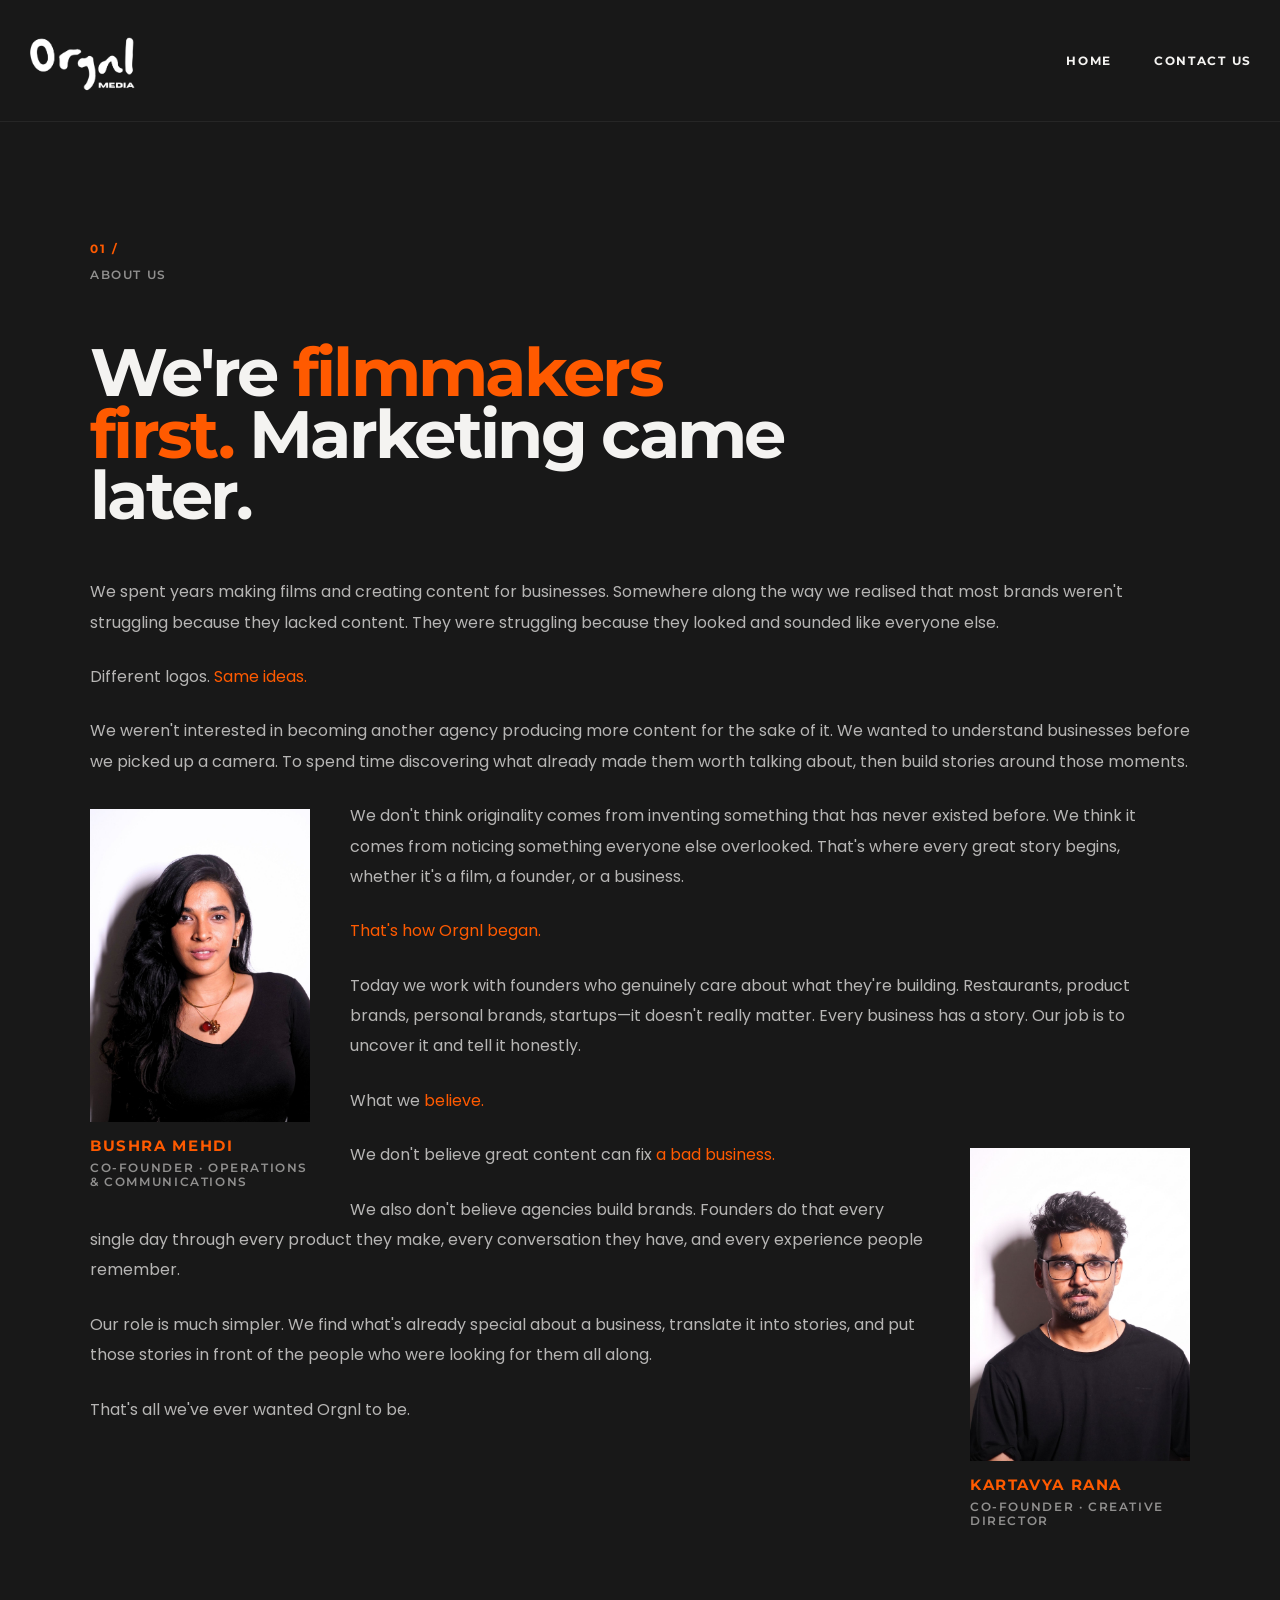
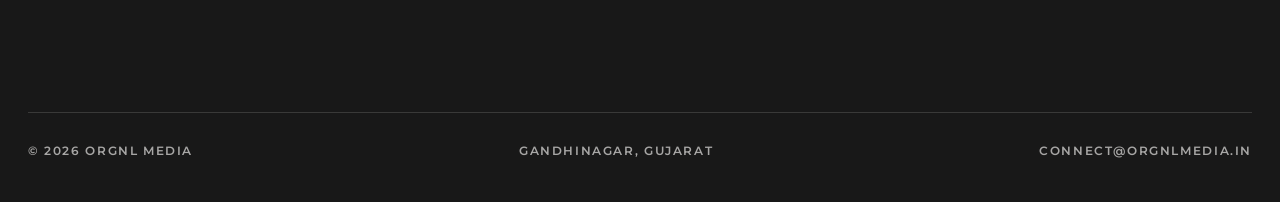
<file: pages/about.html>
<!DOCTYPE html>

<html lang="en">

<head>

    <meta charset="UTF-8">

    <meta name="viewport" content="width=device-width, initial-scale=1.0">

    <title>About Us | Orgnl Media</title>

    <link rel="stylesheet" href="../css/style.css">

    
     <!-- =========================================================
         FAVICONS
    ========================================================== -->

  <link rel="icon" href="../assets/favicon/favicon.ico" sizes="any">
<link rel="icon" type="image/svg+xml" href="../assets/favicon/favicon.svg">
<link rel="apple-touch-icon" href="../assets/favicon/apple-touch-icon.png">
<link rel="manifest" href="../assets/favicon/site.webmanifest">


</head>

<body>

<!-- =========================================================
     HEADER
========================================================= -->

<header>

    <div class="container">

        <a href="../index.html" class="logo">

            <img
                src="../assets/images/logo.png"
                alt="Orgnl Media"
            >

        </a>

        <nav>

            <a href="../index.html">
                Home
            </a>

            <a href="contact.html">
                Contact Us
            </a>

        </nav>

    </div>

</header>



<!-- =========================================================
     ABOUT
========================================================= -->

<section class="about-article">

    <div class="container">

        <article class="article">

            <span class="section-number">
                01 /
            </span>

            <span class="section-label">
                About Us
            </span>

            <h1>

    We're <span>filmmakers first.</span>
Marketing came later.

</h1>

        


            <p>

                We spent years making films and creating content for businesses.
                Somewhere along the way we realised that most brands weren't
                struggling because they lacked content. They were struggling
                because they looked and sounded like everyone else.

            </p>

            <p>

                Different logos.
                <span>Same ideas.</span>

            </p>

            <p>

                We weren't interested in becoming another agency producing more
                content for the sake of it. We wanted to understand businesses
                before we picked up a camera. To spend time discovering what
                already made them worth talking about, then build stories around
                those moments.

            </p>


            <!-- IMAGE -->

            <figure class="article-image image-left">

                <img
                    src="../assets/images/bushra-headshot.jpg"
                    alt="Bushra Mehdi"
                >

                <figcaption>

                    <strong>Bushra Mehdi</strong>
                    Co-founder · Operations & Communications

                </figcaption>

            </figure>


            <p>

                We don't think originality comes from inventing something that
                has never existed before. We think it comes from noticing
                something everyone else overlooked. That's where every great
                story begins, whether it's a film, a founder, or a business.

            </p>

            <p>

                <span>That's how Orgnl began.</span>

            </p>

            <p>

                Today we work with founders who genuinely care about what
                they're building. Restaurants, product brands, personal brands,
                startups—it doesn't really matter. Every business has a story.
                Our job is to uncover it and tell it honestly.

            </p>



            <p>

                What we
                <span>believe.</span>

            </p>


            <!-- IMAGE -->

            <figure class="article-image image-right">

                <img
                    src="../assets/images/kartavya-headshot.jpg"
                    alt="Kartavya Rana"
                >

                <figcaption>

                    <strong>Kartavya Rana</strong>
                    Co-founder · Creative Director

                </figcaption>

            </figure>


            <p>

                We don't believe great content can fix
                <span>a bad business.</span>

            </p>

            <p>

                We also don't believe agencies build brands.
                Founders do that every single day through every
                product they make, every conversation they have,
                and every experience people remember.

            </p>

            <p>

                Our role is much simpler. We find what's already
                special about a business, translate it into stories,
                and put those stories in front of the people who
                were looking for them all along.

            </p>

            <p>

                That's all we've ever wanted Orgnl to be.

            </p>

        </article>

    </div>

</section>



<!-- =========================================================
     FOOTER
========================================================= -->

<footer class="footer">

    <div class="container">

        <div class="footer-divider"></div>

        <div class="footer-bottom">

            <p>
                © 2026 ORGNL MEDIA
            </p>

            <p>
                Gandhinagar, Gujarat
            </p>

            <a href="mailto:connect@orgnlmedia.in">
                connect@orgnlmedia.in
            </a>

        </div>

    </div>

</footer>

</body>

</html>
</file>
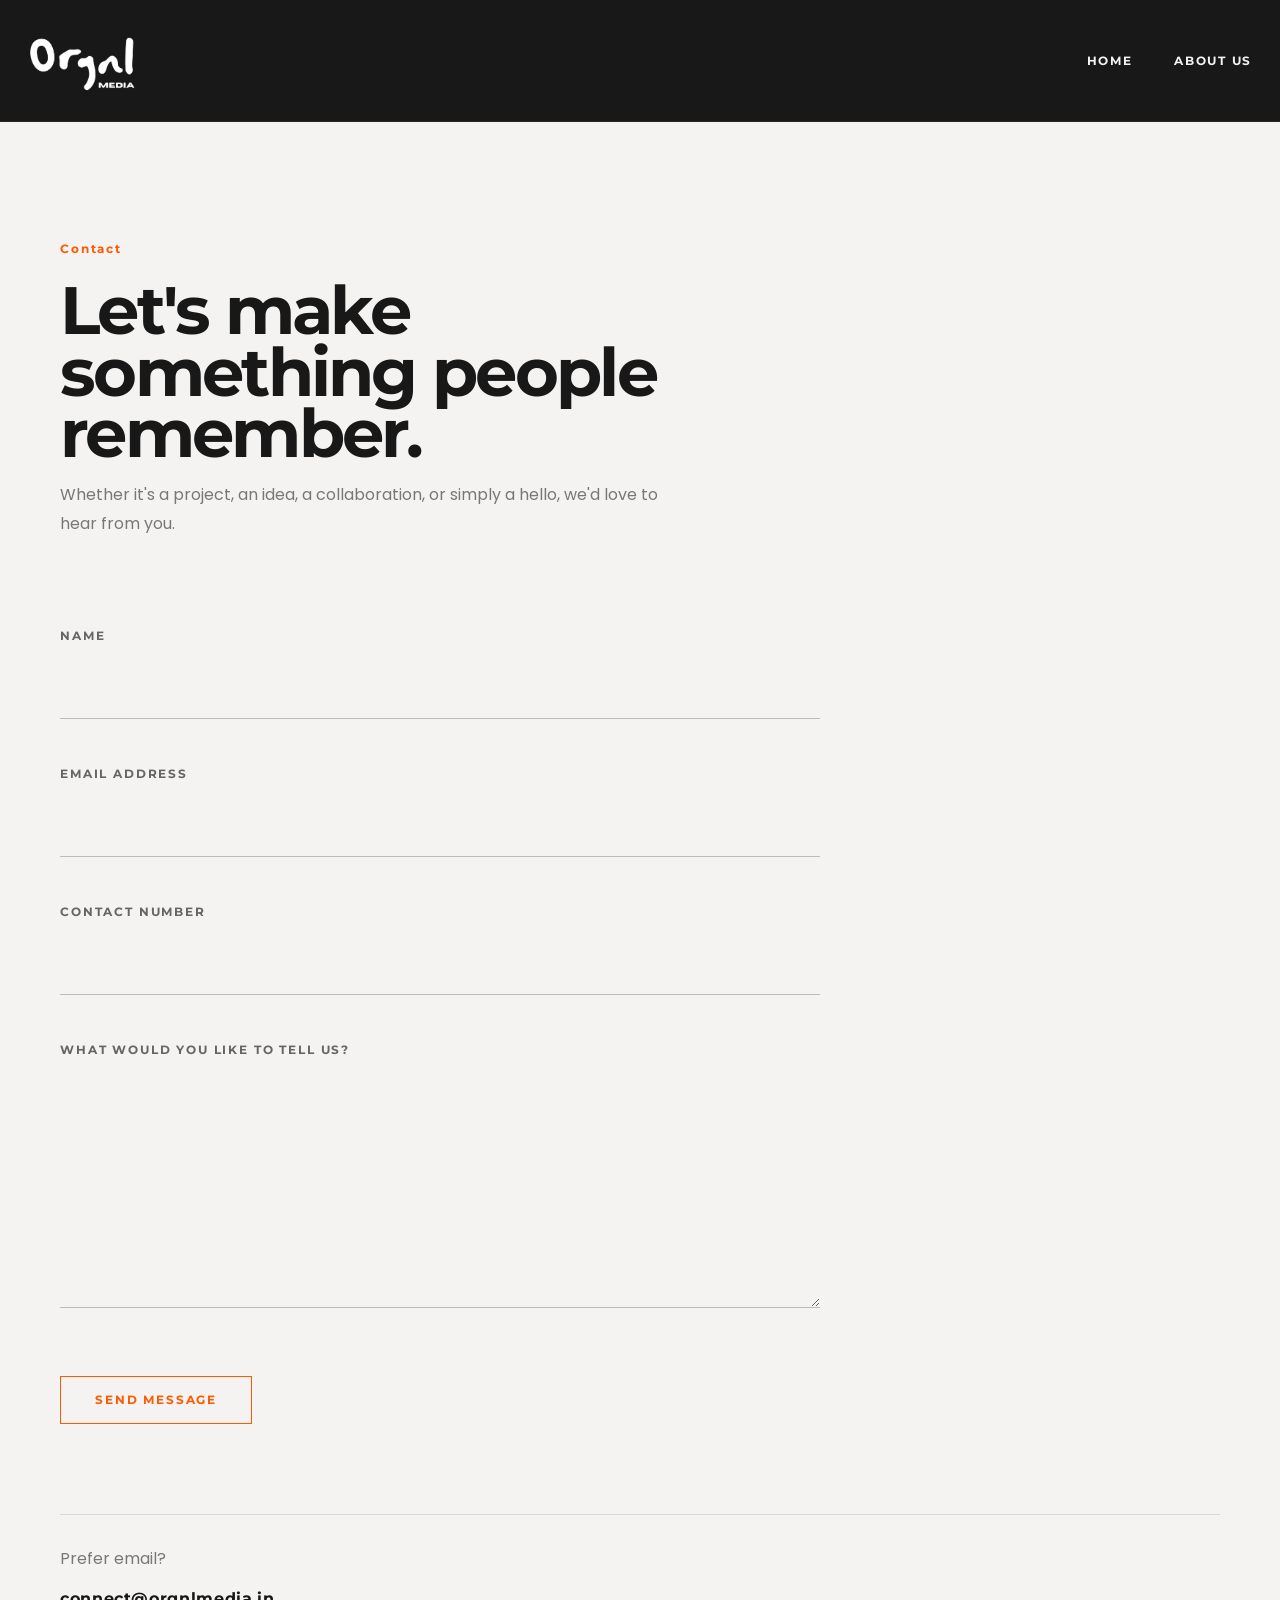
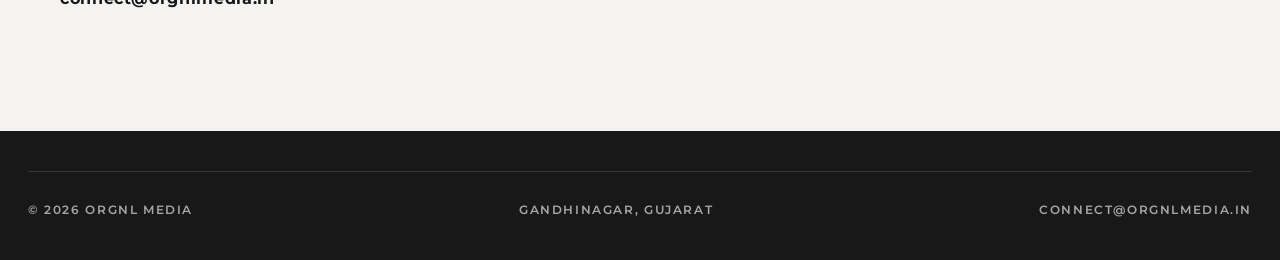
<file: pages/contact.html>
<!DOCTYPE html>

<html lang="en">

<head>

    <meta charset="UTF-8">

    <meta name="viewport" content="width=device-width, initial-scale=1.0">

    <title>Contact Us | Orgnl Media</title>

    <link rel="stylesheet" href="../css/style.css">

    <link rel="icon" href="../assets/favicon/favicon.ico" sizes="any">
<link rel="icon" type="image/svg+xml" href="../assets/favicon/favicon.svg">
<link rel="apple-touch-icon" href="../assets/favicon/apple-touch-icon.png">
<link rel="manifest" href="../assets/favicon/site.webmanifest">

</head>

<body>



<!-- =========================================================
     HEADER
========================================================= -->

<header>

    <div class="container">

        <a href="../index.html" class="logo">

            <img
                src="../assets/images/logo.png"
                alt="Orgnl Media"
            >

        </a>

        <nav>

            <a href="../index.html">
                Home
            </a>

            <a href="about.html">
                About Us
            </a>

        </nav>

    </div>

</header>



<!-- =========================================================
     CONTACT HERO
========================================================= -->

<section class="contact-page">

    <div class="container">

        <span class="section-number">
            Contact
        </span>

        <h1>

            Let's make
            something
            people remember.

        </h1>

        <p class="contact-intro">

            Whether it's a project, an idea, a collaboration,
            or simply a hello, we'd love to hear from you.

        </p>



        <!-- =====================================================
             FORM
        ====================================================== -->

        <form
            action="https://formsubmit.co/connect@orgnlmedia.in"
            method="POST"
            class="contact-form"
        >

            <!-- Disable Captcha -->

            <input
                type="hidden"
                name="_captcha"
                value="false"
            >

            <!-- Redirect -->

            <input
                type="hidden"
                name="_next"
                value="https://orgnlmedia.in/pages/thank-you.html"
            >

            <!-- Subject -->

            <input
                type="hidden"
                name="_subject"
                value="New Message from Orgnl Website"
            >



            <!-- NAME -->

            <div class="form-group">

                <label>

                    Name

                </label>

                <input
                    type="text"
                    name="Name"
                    required
                >

            </div>



            <!-- EMAIL -->

            <div class="form-group">

                <label>

                    Email Address

                </label>

                <input
                    type="email"
                    name="Email"
                    required
                >

            </div>



            <!-- PHONE -->

            <div class="form-group">

                <label>

                    Contact Number
            

                </label>

                <input
                    type="tel"
                    name="Phone"
                >

            </div>



            <!-- MESSAGE -->

            <div class="form-group">

                <label>

                    What would you like to tell us?

                </label>

                <textarea
                    name="Message"
                    rows="8"
                    required
                ></textarea>

            </div>



            <button
                type="submit"
                class="submit-button"
            >

                Send Message

            </button>

        </form>



        <!-- =====================================================
             DIRECT CONTACT
        ====================================================== -->

        <div class="contact-direct">

            <p>

                Prefer email?

            </p>

            <a href="mailto:connect@orgnlmedia.in">

                connect@orgnlmedia.in

            </a>

        </div>

    </div>

</section>



<!-- =========================================================
     FOOTER
========================================================= -->

<footer class="footer">

    <div class="container">

        <div class="footer-divider"></div>

        <div class="footer-bottom">

            <p>
                © 2026 ORGNL MEDIA
            </p>

            <p>
                Gandhinagar, Gujarat
            </p>

            <a href="mailto:connect@orgnlmedia.in">
                connect@orgnlmedia.in
            </a>

        </div>

    </div>

</footer>

</body>

</html>
</file>
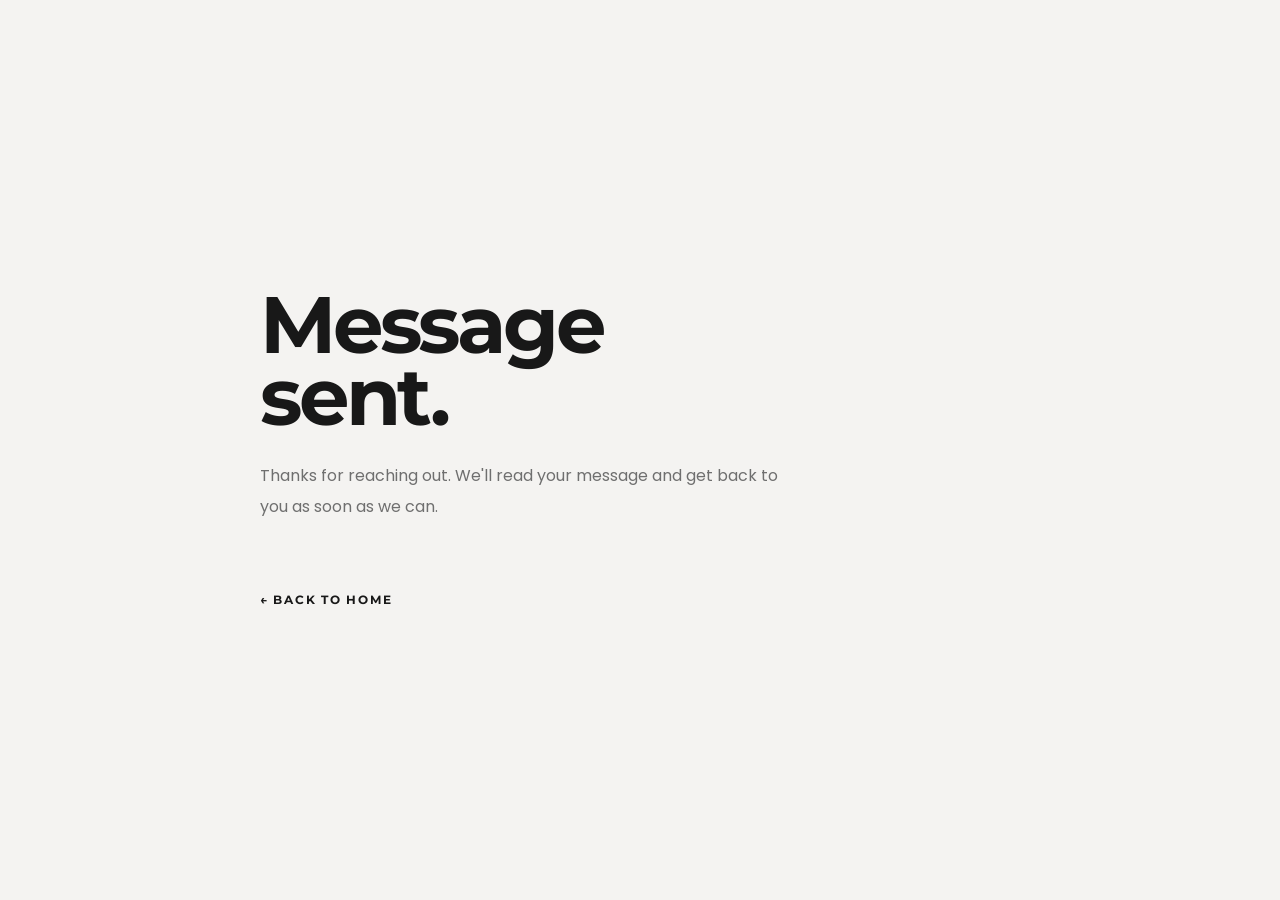
<file: pages/thank-you.html>
<!DOCTYPE html>

<html lang="en">

<head>

    <meta charset="UTF-8">

    <meta name="viewport" content="width=device-width, initial-scale=1.0">

    <title>Thank You | Orgnl Media</title>

    <link rel="icon" href="../assets/favicon/favicon.ico" sizes="any">
<link rel="icon" type="image/svg+xml" href="../assets/favicon/favicon.svg">
<link rel="apple-touch-icon" href="../assets/favicon/apple-touch-icon.png">
<link rel="manifest" href="../assets/favicon/site.webmanifest">

    <style>

        @import url('https://fonts.googleapis.com/css2?family=Montserrat:wght@600;700;800&family=Poppins:wght@300;400;500&display=swap');

        :root{

            --cream:#F4F3F1;
            --black:#181818;
            --orange:#FF5A00;
            --grey:#6f6f6f;

        }

        *{

            margin:0;
            padding:0;
            box-sizing:border-box;

        }

        body{

            min-height:100vh;

            background:var(--cream);

            color:var(--black);

            font-family:'Poppins',sans-serif;

            display:flex;

            justify-content:center;

            align-items:center;

            padding:40px;

        }

        .wrapper{

            width:100%;

            max-width:760px;

        }

        h1{

            font-family:'Montserrat',sans-serif;

            font-size:5rem;

            line-height:.9;

            letter-spacing:-.04em;

            margin-bottom:28px;

        }

        p{

            max-width:520px;

            font-size:1rem;

            line-height:1.9;

            color:var(--grey);

        }

        a{

            display:inline-flex;

            align-items:center;

            gap:10px;

            margin-top:70px;

            font-family:'Montserrat',sans-serif;

            font-size:.78rem;

            font-weight:700;

            letter-spacing:.14em;

            text-transform:uppercase;

            color:var(--black);

            text-decoration:none;

            transition:.25s ease;

        }

        a:hover{

            color:var(--orange);

            transform:translateX(-6px);

        }

        @media(max-width:768px){

            h1{

                font-size:3rem;

            }

            a{

                margin-top:50px;

            }

        }

    </style>

</head>

<body>

    <main class="wrapper">

        <h1>

            Message<br>
            sent.

        </h1>

        <p>

            Thanks for reaching out.
            We'll read your message and get back to you as soon as we can.

        </p>

        <a href="../index.html">

            ← Back to Home

        </a>

    </main>

</body>

</html>
</file>
<file: css/style.css>
/* =========================================================
   ORGNL MEDIA
   STYLE SHEET
========================================================= */


/* =========================================================
   GOOGLE FONTS
========================================================= */

@import url('https://fonts.googleapis.com/css2?family=Montserrat:wght@400;500;600;700;800&family=Poppins:wght@300;400;500&display=swap');


/* =========================================================
   ROOT
========================================================= */

:root{

    /* COLORS */

    --bg:#181818;
--cream:#F4F3F1;
    --black:#181818;
    --white:#FFFFFF;
    --orange:#FF5A00;
    --grey:#787878;
    --line:#D9D4CF;


    /* TYPOGRAPHY */

    --heading:'Montserrat',sans-serif;
    --body:'Poppins',sans-serif;


    /* LAYOUT */

    --container:1280px;

    --section-space:140px;

    --radius:0px;

    --transition:.35s ease;

}


/* =========================================================
   RESET
========================================================= */

*,
*::before,
*::after{

    margin:0;
    padding:0;
    box-sizing:border-box;

}

html{

    scroll-behavior:smooth;

}

body{

    
     background:var(--cream);
    color:var(--black);

    font-family:var(--body);

    overflow-x:hidden;

    -webkit-font-smoothing:antialiased;
    text-rendering:optimizeLegibility;

}

img{

    display:block;
    width:100%;
    height:auto;

}

a{

    color:inherit;
    text-decoration:none;

}

ul{

    list-style:none;

}



/* =========================================================
   SELECTION
========================================================= */

::selection{

    background:var(--orange);
    color:var(--white);

}

::-moz-selection{

    background:var(--orange);
    color:var(--white);

}



/* =========================================================
   TYPOGRAPHY
========================================================= */

h1,
h2,
h3,
h4,
h5,
h6{

    font-family:var(--heading);

    font-weight:700;

    line-height:1;

}

p{

    font-size:1rem;

    line-height:1.8;

    color:var(--grey);

}



/* =========================================================
   GLOBAL
========================================================= */

.container{

    width:100%;

    max-width:1280px;

    margin:0 auto;

    padding:0 28px;

}


section{

    padding:var(--section-space) 0;

}

.section-number{

    display:block;

    margin-bottom:10px;

    font-family:var(--heading);

    font-size:.72rem;

    font-weight:700;

    letter-spacing:.16em;

    color:var(--orange);

}

.section-label{

    display:block;

    margin-bottom:28px;

    font-family:var(--heading);

    font-size:.72rem;

    font-weight:600;

    letter-spacing:.14em;

    text-transform:uppercase;

    color:var(--grey);

}



/* =========================================================
   HEADER
========================================================= */
header{

    width:100%;

    padding:26px 0;

    background:var(--black);

    border-bottom:1px solid rgba(255,255,255,.06);

}

header nav a{

    color:var(--cream);

}

header nav a:hover{

    color:var(--orange);

}

.logo img{
    filter: brightness(0) invert(1);
}

header .container{

    display:flex;

    justify-content:space-between;

    align-items:center;

}

.logo{

    width:115px;

}

.logo img{

    width:100%;

}

nav{

    display:flex;

    align-items:center;

    gap:42px;

}

nav a{

    position:relative;

    font-family:var(--heading);

    font-size:.76rem;

    font-weight:700;

    letter-spacing:.14em;

    text-transform:uppercase;

    transition:var(--transition);

}

nav a::after{

    content:"";

    position:absolute;

    left:0;
    bottom:-8px;

    width:0;

    height:2px;

    background:var(--orange);

    transition:var(--transition);

}

nav a:hover{

    color:var(--orange);

}

nav a:hover::after{

    width:100%;

}


/* =========================================================
   HERO
========================================================= */
/* =========================================================
   HERO
========================================================= */

.hero{

    min-height:calc(100vh - 96px);

    display:flex;
    align-items:center;

    padding:55px 0 70px;

    background:var(--black);

    color:var(--cream);

}

.hero-container{

    display:grid;

    grid-template-columns:520px 1fr;

    gap:90px;

    align-items:center;

}



/* =========================================================
   HERO CONTENT
========================================================= */

.hero-content{

    max-width:520px;

}

.hero-small{

    margin:0 0 14px;

    font-family:var(--heading);

    font-size:1.05rem;

    font-weight:600;

    line-height:1.2;

    letter-spacing:.08em;

    color:rgba(244,243,241,.75);

}



/* =========================================================
   CREATIVE AGENCY
========================================================= */

.hero-label{

    display:block;

    margin:0 0 32px;

    font-family:var(--heading);

    font-size:4.8rem;

    font-weight:700;

    line-height:1.02;

    letter-spacing:-.04em;

    text-transform:uppercase;

    color:var(--cream);

}



/* =========================================================
   HAND
========================================================= */

.hero-content .hero-hand{

    display:block;

    width:70px;

    max-width:70px;

    height:70px;

    max-height:70px;

    object-fit:contain;

    margin:0 0 38px;

}



/* =========================================================
   MAIN STATEMENT
========================================================= */

.hero-content > h2:not(.hero-label){

    max-width:500px;

    margin:0 0 24px;

    font-family:var(--heading);

    font-size:2rem;

    font-weight:700;

    line-height:1.08;

    letter-spacing:-.04em;

    color:var(--cream);

}



/* =========================================================
   DESCRIPTION
========================================================= */

.hero-description{

    max-width:420px;

    margin:0;

    font-size:1rem;

    line-height:1.5;

    color:rgba(244,243,241,.72);

}



/* =========================================================
   HERO IMAGE
========================================================= */

.hero-image{

    display:flex;

    justify-content:flex-end;

    align-items:center;

}

.hero-image img{

    display:block;

    width:100%;

    max-width:760px;

    height:auto;

}



/* =========================================================
   TABLET
========================================================= */

@media(max-width:1100px){

    .hero{

        min-height:auto;

        padding:80px 0 90px;

    }

    .hero-container{

        grid-template-columns:1fr;

        gap:60px;

    }

    .hero-image{

        justify-content:center;

        order:-1;

    }

    .hero-image img{

        max-width:700px;

    }

    .hero-content{

        max-width:700px;

    }

}



/* =========================================================
   MOBILE
========================================================= */

@media(max-width:768px){

    .hero{

        min-height:auto;

        padding:50px 0 70px;

    }

    .hero-container{

        grid-template-columns:1fr;

        gap:50px;

    }

    .hero-image{

        order:-1;

        justify-content:center;

    }

    .hero-image img{

        max-width:100%;

    }

    .hero-content{

        max-width:100%;

    }

    .hero-small{

        margin-bottom:12px;

        font-size:.95rem;

    }

    .hero-label{

        margin-bottom:28px;

        font-size:3.3rem;

        line-height:1.02;

    }

    .hero-content .hero-hand{

        width:55px;

        max-width:55px;

        height:55px;

        max-height:55px;

        margin-bottom:30px;

    }

    .hero-content > h2:not(.hero-label){

        max-width:100%;

        margin-bottom:20px;

        font-size:2.3rem;

        line-height:1.08;

    }

    .hero-description{

        max-width:100%;

        font-size:.92rem;

        line-height:1.5;

    }

}

/* =========================================================
   WHAT WE DO
========================================================= */

.services{

    padding:140px 0;

    background:var(--cream);

    color:var(--black);

}

.services .container{

    max-width:1280px;

}



/* =========================================================
   HEADING
========================================================= */

.services-heading{

    max-width:560px;

}

.services-heading .section-number{

    color:var(--orange);

}

.services-heading h2{

    margin:12px 0 18px;

    font-size:4rem;

    line-height:.95;

    color:var(--black);

}

.services-intro{

    max-width:470px;

    color:var(--grey);

}



/* =========================================================
   FEATURE IMAGE
========================================================= */

.services-image{

    display:flex;

    justify-content:flex-end;

    margin:-140px 0 70px;

}

.services-image img{

    width:100%;

    max-width:330px;

    height:auto;

    display:block;

    object-fit:cover;

}



/* =========================================================
   GRID
========================================================= */

.services-grid{

    display:grid;

    grid-template-columns:1fr 1.35fr;

    gap:22px;

}



/* =========================================================
   CARD
========================================================= */

.service-card{

    display:flex;

    flex-direction:column;

    justify-content:space-between;

    min-height:430px;

    padding:42px;

    background:var(--cream);

    border:1px solid var(--black);

    transition:var(--transition);

}

.service-card:hover{

    background:var(--black);

    color:var(--cream);

    transform:translateY(-6px);

}

.service-card:hover .service-type{

    color:rgba(244,243,241,.7);

}

.service-card:hover .service-list{

    border-color:rgba(244,243,241,.2);

}

.service-card:hover .service-list div{

    border-color:rgba(244,243,241,.2);

}



/* =========================================================
   CARD TOP
========================================================= */

.service-top{

    display:flex;

    justify-content:space-between;

    align-items:center;

}

.service-count{

    font-family:var(--heading);

    font-size:.75rem;

    font-weight:700;

    letter-spacing:.16em;

    color:var(--orange);

}

.service-type{

    font-family:var(--heading);

    font-size:.72rem;

    text-transform:uppercase;

    letter-spacing:.14em;

    color:var(--grey);

}



/* =========================================================
   TITLES
========================================================= */

.service-card h3{

    margin:55px 0;

    font-size:2.35rem;

    line-height:.95;

}



/* =========================================================
   LIST
========================================================= */

.service-list{

    display:grid;

    border-top:1px solid var(--line);

}

.service-list div{

    padding:16px 0;

    border-bottom:1px solid var(--line);

    font-size:.9rem;

}



/* =========================================================
   ORANGE CARD
========================================================= */

.service-orange{

    background:var(--orange);

    border-color:var(--orange);

}

.service-orange .service-count{

    color:var(--black);

}

.service-orange .service-type{

    color:rgba(0,0,0,.6);

}

.service-orange:hover{

    background:#ff6c21;

    color:var(--black);

}

.service-orange:hover .service-type{

    color:rgba(0,0,0,.6);

}

.service-orange:hover .service-list{

    border-color:rgba(0,0,0,.2);

}

.service-orange:hover .service-list div{

    border-color:rgba(0,0,0,.2);

}



/* =========================================================
   WIDE CARD
========================================================= */

.service-wide{

    grid-column:1/-1;

    min-height:300px;

}

.service-wide-content{

    display:grid;

    grid-template-columns:420px 1fr;

    gap:70px;

    align-items:end;

}

.service-wide h3{

    margin:0;

}

.service-wide .service-list{

    margin-top:0;

}



/* =========================================================
   TABLET
========================================================= */

@media(max-width:991px){

    .services-grid{

        grid-template-columns:1fr;

    }

    .service-wide{

        grid-column:auto;

    }

    .service-wide-content{

        display:block;

    }

    .service-wide h3{

        margin-bottom:45px;

    }

}



/* =========================================================
   MOBILE
========================================================= */

@media(max-width:768px){

    .services{

        padding:90px 0;

    }

    .services-heading{

        max-width:100%;

    }

    .services-heading h2{

        font-size:2.8rem;

    }

    .services-intro{

        max-width:100%;

    }

    .services-image{

        justify-content:center;

        margin:40px 0 50px;

    }

    .services-image img{

        max-width:100%;

    }

    .service-card{

        min-height:auto;

        padding:30px;

    }

    .service-card h3{

        margin:40px 0;

        font-size:2rem;

    }

    .service-wide-content{

        display:block;

    }

}

/* =========================================================
   PORTFOLIO
========================================================= */

.portfolio{

    background:var(--black);
    color:var(--cream);

}

.portfolio .container{

    max-width:1280px;

}

.portfolio-grid{

    display:grid;

    grid-template-columns:minmax(320px, 430px) minmax(300px, 500px);

    justify-content:space-between;

    gap:80px;

    align-items:center;

}



/* =========================================================
   LEFT
========================================================= */

.portfolio-content{

    max-width:430px;

}

.portfolio .section-number{

    color:var(--orange);

}

.portfolio .section-label{

    color:rgba(244,243,241,.55);

}

.portfolio-content h2{

    margin:18px 0 26px;

    font-size:4rem;

    line-height:.95;

    color:var(--cream);

}

.portfolio-content p{

    margin-bottom:45px;

    max-width:400px;

    color:rgba(244,243,241,.72);

}



/* =========================================================
   BUTTON
========================================================= */

.portfolio-button{

    display:inline-flex;

    align-items:center;
    justify-content:center;

    padding:16px 34px;

    border:1px solid var(--cream);

    background:transparent;

    color:var(--cream);

    font-family:var(--heading);

    font-size:.72rem;

    font-weight:700;

    letter-spacing:.14em;

    text-transform:uppercase;

    transition:var(--transition);

}

.portfolio-button:hover{

    background:var(--orange);

    border-color:var(--orange);

    color:var(--black);

}



/* =========================================================
   IMAGE
========================================================= */

.portfolio-image{

    display:flex;

    justify-content:flex-end;

    align-items:center;

}

.portfolio-image img{

    width:100%;

    max-width:430px;

    height:auto;

    object-fit:contain;

    transition:transform .35s ease;

}

.portfolio-image:hover img{

    transform:translateY(-8px);

}

.mobile-image{

    display:none;

}

.desktop-image{

    display:flex;

}


/* =========================================================
   RESPONSIVE
========================================================= */


@media(max-width:992px){

    .portfolio-grid{

        grid-template-columns:1fr;

        gap:40px;

    }

    .desktop-image{

        display:none;

    }

    .mobile-image{

        display:flex;

        justify-content:center;

        margin:40px 0;

    }

    .mobile-image img{

        max-width:300px;

    }

    .portfolio-content{

        max-width:100%;

    }

}


/* =========================================================
   CONTACT
========================================================= */

.contact{

    background:var(--cream);
    color:var(--black);

}

.contact .container{

    max-width:1280px;

}

.contact-heading{

    margin-bottom:70px;

}

.contact h2{

    margin:16px 0 20px;

    font-size:3.8rem;
    line-height:.95;

}

.contact-copy{

    max-width:480px;

}



/* =========================================================
   GRID
========================================================= */

.contact-grid{

    display:grid;

    grid-template-columns:repeat(4,1fr);

    gap:0;

    border:1px solid var(--black);

    border-right:none;

}



/* =========================================================
   CARD
========================================================= */

.contact-card{

    display:flex;

    flex-direction:column;

    justify-content:flex-start;

    min-height:260px;

    padding:28px;

    background:var(--cream);

    border-right:1px solid var(--black);

    color:var(--black);

    transition:
        background .25s ease,
        color .25s ease;

}

.contact-card:hover{

    background:var(--orange);

}



/* =========================================================
   ICON
========================================================= */

.contact-icon{

    position:relative;

    width:26px;
    height:26px;

    margin-bottom:26px;

}

.contact-icon img{

    position:absolute;

    inset:0;

    width:100%;
    height:100%;

    object-fit:contain;

    transition:opacity .18s ease;

}

.icon-default{

    opacity:1;

}

.icon-hover{

    opacity:0;

}

.contact-card:hover .icon-default{

    opacity:0;

}

.contact-card:hover .icon-hover{

    opacity:1;

}



/* =========================================================
   TEXT
========================================================= */

.contact-card h3{

    margin-bottom:18px;

    font-family:var(--heading);

    font-size:.72rem;

    font-weight:700;

    letter-spacing:.16em;

    text-transform:uppercase;

}

.contact-card p{

    margin-top:auto;

    color:var(--grey);

    font-size:.88rem;

    line-height:1.75;

    transition:color .25s ease;

}

.contact-card:hover p{

    color:rgba(0,0,0,.72);

}



/* =========================================================
   RESPONSIVE
========================================================= */

@media(max-width:900px){

    .contact-grid{

        grid-template-columns:repeat(2,1fr);

        border-bottom:none;

    }

    .contact-card{

        border-bottom:1px solid var(--black);

    }

}

@media(max-width:640px){

    .contact{

        padding:90px 0;

    }

    .contact h2{

        font-size:2.6rem;

    }

    .contact-card{

        min-height:220px;

        padding:22px;

    }

    .contact-icon{

        width:22px;
        height:22px;

        margin-bottom:22px;

    }

    .contact-card p{

        font-size:.82rem;
        line-height:1.6;

    word-break:break-word;

    }

   .phone-number{

    white-space:nowrap;

    font-size:.88rem;

}
   .hero{
    padding:90px 0;
}

.about-article{
    padding:90px 0;
}

.contact-page{
    padding:90px 0;
}

}


/* =========================================================
   FOOTER
========================================================= */

.footer{

    background:var(--black);

    color:var(--cream);

    padding:40px 0;

}

.footer .container{

    max-width:1280px;

}

.footer-divider{

    width:100%;
    height:1px;

    background:rgba(244,243,241,.15);

    margin-bottom:28px;

}

.footer-bottom{

    display:flex;

    justify-content:space-between;

    align-items:center;

    gap:24px;

}

.footer-bottom p,
.footer-bottom a{

    font-family:var(--heading);

    font-size:.72rem;

    font-weight:600;

    letter-spacing:.14em;

    text-transform:uppercase;

    color:rgba(244,243,241,.65);

    transition:var(--transition);

}

.footer-bottom a:hover{

    color:var(--orange);

}

@media(max-width:768px){

    .footer{

        padding:32px 0;

    }

    .footer-bottom{

        flex-direction:column;

        align-items:flex-start;

        gap:12px;

    }

}


/* =========================================================
   ABOUT ARTICLE
========================================================= */

.about-article{

    background:var(--black);

    color:var(--cream);

       padding:120px 0;

}

.about-article .container{

    width:min(95%, 1400px);

    margin:0 auto;

}

.about-article .section-number{

    display:block;

    margin-bottom:12px;

    color:var(--orange);

}

.about-article .section-label{

    display:block;

    margin-bottom:60px;

    color:rgba(244,243,241,.55);

}



/* =========================================================
   ARTICLE
========================================================= */

.article{

    width:100%;

    max-width:1100px;

    margin:0 auto;

}

.article h1{

    margin-bottom:50px;

    font-size:4.2rem;

    line-height:.92;

    letter-spacing:-.04em;
   
   max-width:700px;

    color:var(--cream);

}

.article h1 span,
.article h2 span,
.article p span{

    color:var(--orange);

}

.article h2{

    margin:100px 0 36px;

    font-size:3.2rem;

    line-height:.95;

    color:var(--cream);

}

.article p{

    max-width:none;

    margin-bottom:24px;

    font-size:1rem;

    line-height:1.9;

    color:rgba(244,243,241,.72);

}



/* =========================================================
   IMAGES
========================================================= */

.article-image{

    width:220px;

    display:block;

    margin:0;

}

.article-image img{

    width:100%;

    display:block;

}

.image-left{

    float:left;

    margin:8px 40px 24px 0;

}

.image-right{

    float:right;

    margin:8px 0 24px 40px;

}

.article::after{

    content:"";

    display:block;

    clear:both;

}



/* =========================================================
   CAPTION
========================================================= */

.article figcaption{

    margin-top:14px;

}

.article figcaption strong{

    display:block;

    margin-bottom:6px;

    color:var(--orange);

    font-size:.95rem;

}

.article figcaption{

    font-family:var(--heading);

    font-size:.72rem;

    font-weight:600;

    letter-spacing:.14em;

    text-transform:uppercase;

    color:rgba(244,243,241,.55);

}



/* =========================================================
   RESPONSIVE
========================================================= */

@media(max-width:991px){

    .about-article{

        padding:150px 0 90px;

    }

    .about-article .container{

        width:min(90%, 700px);

    }

    .article{

        max-width:100%;

    }

    .article h1{

        font-size:3.5rem;
        max-width: 420px;

    }

    .article h2{

        font-size:2.6rem;

    }

}

@media(max-width:768px){

    .about-article{

        padding:130px 0 80px;

    }

   .about-article .container{

    width:100%;

    max-width:1280px;

    padding:0 28px;

}

    .article h1{

        font-size:2.7rem;
        max-width: 420px;

    }

    .article h2{

        margin:70px 0 28px;

        font-size:2.1rem;

    }

    .article p{

        font-size:.95rem;

        line-height:1.8;

    }

    .article-image{

        float:none;

        width:180px;

        margin:40px auto;

    }

    .image-left,
    .image-right{

        margin-left:auto;

        margin-right:auto;

    }

}

/* =========================================================
   CONTACT PAGE
========================================================= */

.contact-page{

    background:var(--cream);

    color:var(--black);

    min-height:100vh;

    padding:120px 0;

}

.contact-page .container{

   width:min(95%, 1400px);

    margin:0 auto;


}

.contact-page .section-number{

    margin-bottom:24px;

}

.contact-page h1{

    max-width:700px;

    font-size:4.2rem;

    line-height:.92;

    letter-spacing:-.04em;
    margin: 16px 0;


  color:var(--black);
}

.contact-intro{

    max-width:620px;

    margin-bottom:70px;

 color:var(--grey);
}



/* =========================================================
   FORM
========================================================= */


.contact-form{

    max-width:760px;

    margin-top:90px;

    display:flex;

    flex-direction:column;

    gap:48px;

}
.form-group{

    display:flex;

    flex-direction:column;

}

.form-group label{

    margin-bottom:14px;

    font-family:var(--heading);

    font-size:.72rem;

    font-weight:700;

    letter-spacing:.16em;

    text-transform:uppercase;

    color:rgba(24,24,24,.65);

}

.form-group label span{

  color:var(--grey);
}

.form-group input,
.form-group textarea{

    width:100%;

    padding:18px 0;

    background:none;

    border:none;

    border-bottom:1px solid rgba(244,243,241,.18);

    color:var(--cream);

    font-family:var(--body);

    font-size:1rem;

    outline:none;

    transition:var(--transition);

}

.form-group textarea{

    resize:vertical;

    min-height:170px;

}

.form-group input,
.form-group textarea{

    width:100%;

    padding:18px 0;

    background:none;

    border:none;

    border-bottom:1px solid rgba(24,24,24,.25);

    color:var(--black);

    caret-color:var(--orange);

    font-family:var(--body);

    font-size:1rem;

    outline:none;

    transition:border-color .25s ease, color .25s ease;

}

.form-group input:focus,
.form-group textarea:focus{

    border-bottom:1px solid var(--orange);
       color:var(--orange);

}



/* =========================================================
   PLACEHOLDER
========================================================= */

::placeholder{

    color:rgba(24,24,24,.35);

}



/* =========================================================
   BUTTON
========================================================= */

.submit-button{

    width:fit-content;

    margin-top:20px;

    padding:16px 34px;

    border:1px solid var(--orange);

    background:transparent;

    color:var(--orange);

    font-family:var(--heading);

    font-size:.72rem;

    font-weight:700;

    letter-spacing:.16em;

    text-transform:uppercase;

    cursor:pointer;

    transition:var(--transition);

}

.submit-button:hover{

    background:var(--orange);

    color:var(--black);

}



/* =========================================================
   DIRECT EMAIL
========================================================= */

.contact-direct{

    margin-top:90px;

    padding-top:30px;

    border-top:1px solid rgba(24,24,24,.12);

}

.contact-direct p{

    margin-bottom:12px;

   color:var(--grey);
}

.contact-direct a{

    font-family:var(--heading);

    font-size:1rem;

    font-weight:700;

    letter-spacing:.04em;

 color:var(--black);
    transition:var(--transition);

}

.contact-direct a:hover{

    color:var(--orange);

}



/* =========================================================
   HEADER
========================================================= */

header{



    backdrop-filter:blur(16px);

}

.logo img{

    filter:brightness(0) invert(1);

}

nav a{

    color:var(--cream);

}

nav a:hover{

    color:var(--orange);

}



/* =========================================================
   RESPONSIVE
========================================================= */

@media(max-width:768px){

    .contact-page{

        padding:140px 0 90px;

    }

    .contact-page h1{

        font-size:3rem;

    }

    .contact-intro{

        margin-bottom:50px;

    }

    .submit-button{

        width:100%;

    }
   
  
    header{

        padding:18px 0;

    }

    header .container{

        display:flex;

        justify-content:space-between;

        align-items:center;

        padding:0 18px;

    }

    .logo{

        width:90px;

        flex-shrink:0;

    }

    .logo img{

        width:100%;

    }

    header nav{

        display:flex;

        gap:18px;

        flex-shrink:1;

    }

    header nav a{

        font-size:.68rem;

        letter-spacing:.08em;

        white-space:nowrap;

    }

}
</file>
